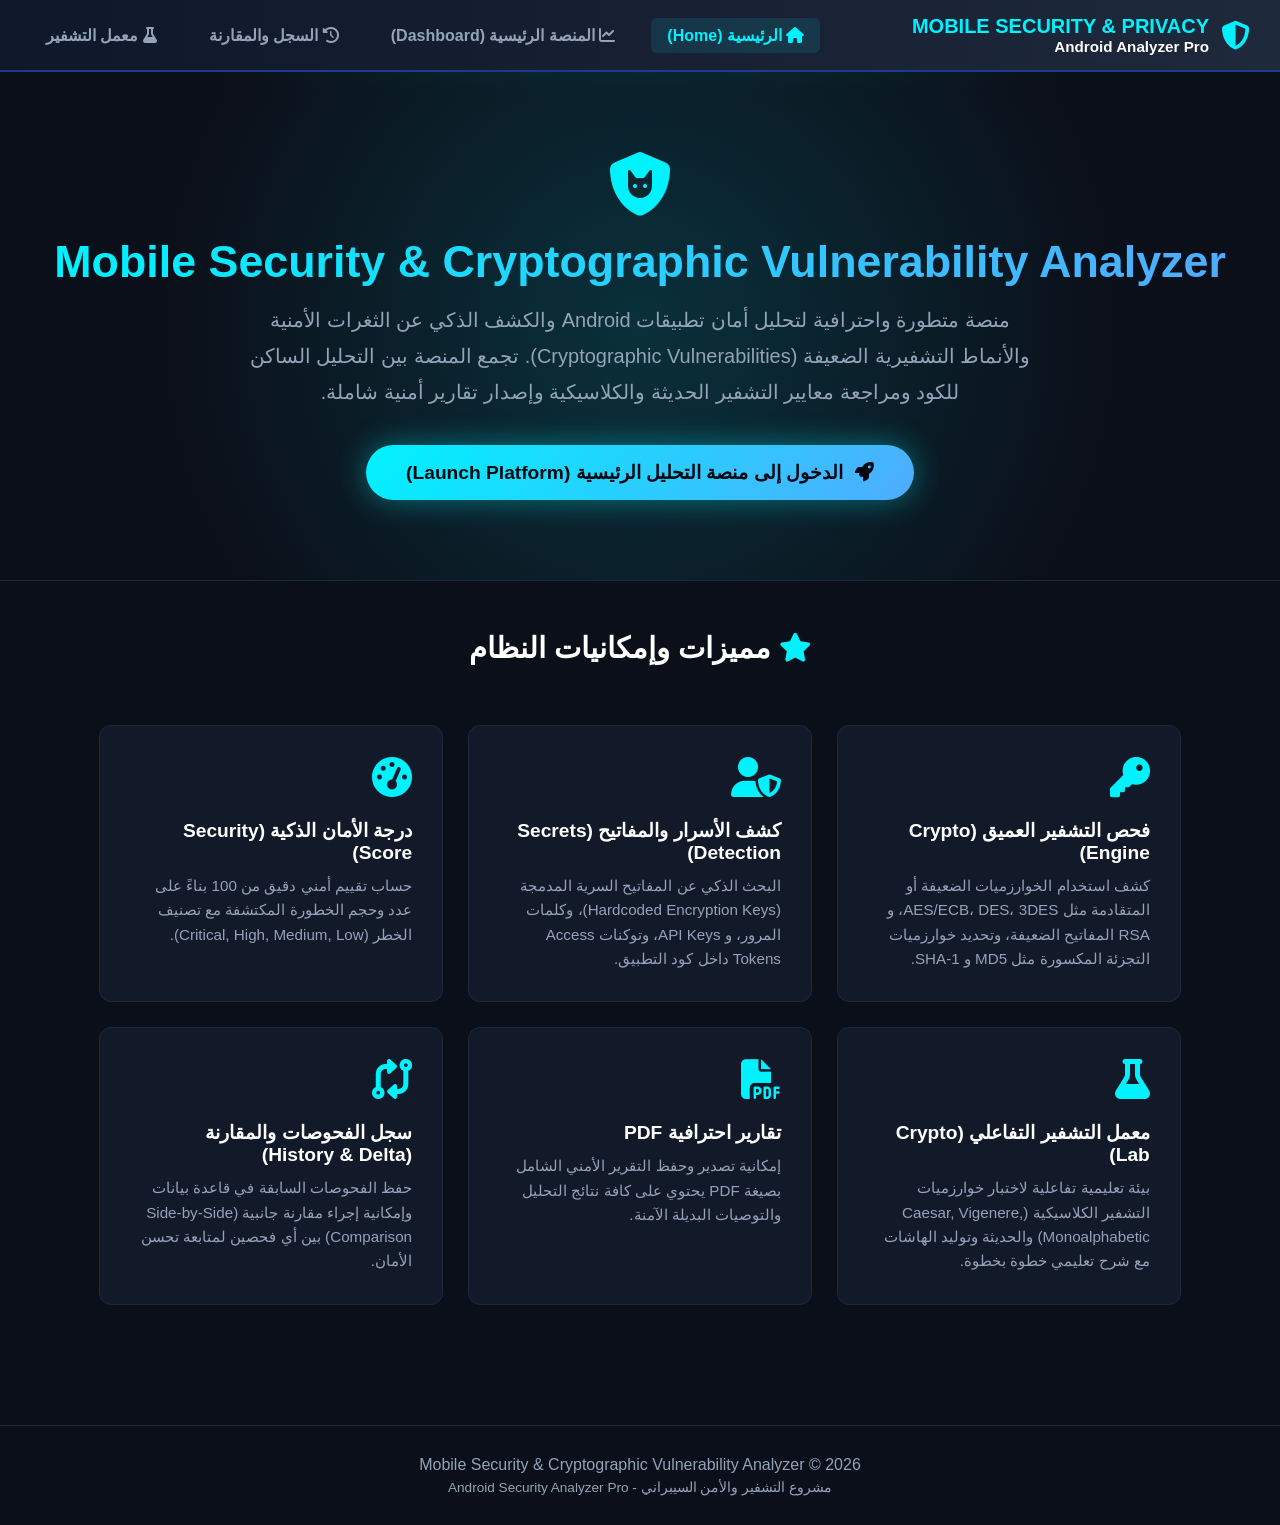
<file: frontend/landing.html>
<!DOCTYPE html>
<html lang="ar" dir="rtl">
<head>
    <meta charset="UTF-8">
    <meta name="viewport" content="width=device-width, initial-scale=1.0">
    <title>Mobile Security & Cryptographic Vulnerability Analyzer</title>
    <link rel="stylesheet" href="css/style.css">
    <link rel="stylesheet" href="https://cdnjs.cloudflare.com/ajax/libs/font-awesome/6.4.0/css/all.min.css">
    <style>
        .hero-section {
            display: flex;
            flex-direction: column;
            align-items: center;
            justify-content: center;
            text-align: center;
            padding: 80px 20px;
            background: radial-gradient(circle at center, rgba(0, 242, 254, 0.15) 0%, rgba(11, 15, 25, 0.95) 70%);
            border-bottom: 1px solid var(--card-border);
        }

        .hero-title {
            font-size: 2.8rem;
            font-weight: 800;
            background: linear-gradient(90deg, #00f2fe 0%, #4facfe 100%);
            -webkit-background-clip: text;
            -webkit-text-fill-color: transparent;
            margin-bottom: 15px;
        }

        .hero-subtitle {
            font-size: 1.25rem;
            color: var(--text-muted);
            max-width: 800px;
            line-height: 1.8;
            margin-bottom: 35px;
        }

        .btn-launch {
            background: linear-gradient(135deg, #00f2fe 0%, #4facfe 100%);
            color: #050811;
            font-size: 1.2rem;
            font-weight: 800;
            padding: 16px 40px;
            border-radius: 50px;
            text-decoration: none;
            box-shadow: 0 0 30px rgba(0, 242, 254, 0.4);
            transition: all 0.3s ease;
            display: inline-flex;
            align-items: center;
            gap: 12px;
        }

        .btn-launch:hover {
            transform: translateY(-3px) scale(1.03);
            box-shadow: 0 0 45px rgba(0, 242, 254, 0.7);
        }

        .features-grid {
            display: grid;
            grid-template-columns: repeat(auto-fit, minmax(300px, 1fr));
            gap: 25px;
            margin: 60px 40px;
        }

        .feature-card {
            background: var(--card-bg);
            border: 1px solid var(--card-border);
            border-radius: 12px;
            padding: 30px;
            transition: all 0.3s;
        }

        .feature-card:hover {
            border-color: var(--accent-cyan);
            transform: translateY(-5px);
            box-shadow: 0 10px 25px rgba(0, 0, 0, 0.5);
        }

        .feature-icon {
            font-size: 2.5rem;
            color: var(--accent-cyan);
            margin-bottom: 18px;
        }

        .feature-title {
            font-size: 1.2rem;
            font-weight: 700;
            color: #ffffff;
            margin-bottom: 10px;
        }

        .feature-desc {
            font-size: 0.95rem;
            color: var(--text-muted);
            line-height: 1.6;
        }
    </style>
</head>
<body>
    <!-- Navbar -->
    <nav class="navbar">
        <div class="brand">
            <i class="fa-solid fa-shield-halved" style="font-size:1.8rem;"></i>
            <div>
                <div>MOBILE SECURITY & PRIVACY</div>
                <div class="brand-title">Android Analyzer Pro</div>
            </div>
        </div>
        <div class="nav-links">
            <a href="landing.html" class="nav-item active"><i class="fa-solid fa-house"></i> الرئيسية (Home)</a>
            <a href="index.html" class="nav-item"><i class="fa-solid fa-chart-line"></i> المنصة الرئيسية (Dashboard)</a>
            <a href="history.html" class="nav-item"><i class="fa-solid fa-clock-rotate-left"></i> السجل والمقارنة</a>
            <a href="crypto_lab.html" class="nav-item"><i class="fa-solid fa-flask"></i> معمل التشفير</a>
        </div>
    </nav>

    <!-- Hero Section -->
    <div class="hero-section">
        <i class="fa-solid fa-shield-cat" style="font-size:4rem; color:var(--accent-cyan); margin-bottom:20px;"></i>
        <h1 class="hero-title">Mobile Security & Cryptographic Vulnerability Analyzer</h1>
        <p class="hero-subtitle">
            منصة متطورة واحترافية لتحليل أمان تطبيقات Android والكشف الذكي عن الثغرات الأمنية والأنماط التشفيرية الضعيفة (Cryptographic Vulnerabilities). تجمع المنصة بين التحليل الساكن للكود ومراجعة معايير التشفير الحديثة والكلاسيكية وإصدار تقارير أمنية شاملة.
        </p>
        <a href="index.html" class="btn-launch">
            <i class="fa-solid fa-rocket"></i> الدخول إلى منصة التحليل الرئيسية (Launch Platform)
        </a>
    </div>

    <!-- Features Overview -->
    <div style="max-width:1200px; margin:0 auto;">
        <h2 style="text-align:center; margin-top:50px; color:#ffffff; font-size:1.8rem;">
            <i class="fa-solid fa-star" style="color:var(--accent-cyan);"></i> مميزات وإمكانيات النظام
        </h2>

        <div class="features-grid">
            <div class="feature-card">
                <div class="feature-icon"><i class="fa-solid fa-key"></i></div>
                <div class="feature-title">فحص التشفير العميق (Crypto Engine)</div>
                <div class="feature-desc">
                    كشف استخدام الخوارزميات الضعيفة أو المتقادمة مثل AES/ECB، DES، 3DES، و RSA المفاتيح الضعيفة، وتحديد خوارزميات التجزئة المكسورة مثل MD5 و SHA-1.
                </div>
            </div>

            <div class="feature-card">
                <div class="feature-icon"><i class="fa-solid fa-user-shield"></i></div>
                <div class="feature-title">كشف الأسرار والمفاتيح (Secrets Detection)</div>
                <div class="feature-desc">
                    البحث الذكي عن المفاتيح السرية المدمجة (Hardcoded Encryption Keys)، وكلمات المرور، و API Keys، وتوكنات Access Tokens داخل كود التطبيق.
                </div>
            </div>

            <div class="feature-card">
                <div class="feature-icon"><i class="fa-solid fa-gauge-high"></i></div>
                <div class="feature-title">درجة الأمان الذكية (Security Score)</div>
                <div class="feature-desc">
                    حساب تقييم أمني دقيق من 100 بناءً على عدد وحجم الخطورة المكتشفة مع تصنيف الخطر (Critical, High, Medium, Low).
                </div>
            </div>

            <div class="feature-card">
                <div class="feature-icon"><i class="fa-solid fa-flask"></i></div>
                <div class="feature-title">معمل التشفير التفاعلي (Crypto Lab)</div>
                <div class="feature-desc">
                    بيئة تعليمية تفاعلية لاختبار خوارزميات التشفير الكلاسيكية (Caesar, Vigenere, Monoalphabetic) والحديثة وتوليد الهاشات مع شرح تعليمي خطوة بخطوة.
                </div>
            </div>

            <div class="feature-card">
                <div class="feature-icon"><i class="fa-solid fa-file-pdf"></i></div>
                <div class="feature-title">تقارير احترافية PDF</div>
                <div class="feature-desc">
                    إمكانية تصدير وحفظ التقرير الأمني الشامل بصيغة PDF يحتوي على كافة نتائج التحليل والتوصيات البديلة الآمنة.
                </div>
            </div>

            <div class="feature-card">
                <div class="feature-icon"><i class="fa-solid fa-code-compare"></i></div>
                <div class="feature-title">سجل الفحوصات والمقارنة (History & Delta)</div>
                <div class="feature-desc">
                    حفظ الفحوصات السابقة في قاعدة بيانات وإمكانية إجراء مقارنة جانبية (Side-by-Side Comparison) بين أي فحصين لمتابعة تحسن الأمان.
                </div>
            </div>
        </div>
    </div>

    <!-- Footer -->
    <footer style="text-align:center; padding:30px; color:var(--text-muted); border-top:1px solid var(--card-border); margin-top:60px;">
        <div>Mobile Security & Cryptographic Vulnerability Analyzer © 2026</div>
        <div style="font-size:0.85rem; margin-top:5px;">مشروع التشفير والأمن السيبراني - Android Security Analyzer Pro</div>
    </footer>
</body>
</html>
</file>
<file: frontend/css/style.css>
:root {
    --bg-dark: #0b0f19;
    --card-bg: #121929;
    --card-border: #1e293b;
    --accent-cyan: #00f2fe;
    --accent-blue: #4facfe;
    --text-primary: #f8fafc;
    --text-muted: #94a3b8;
    --sev-critical: #ff3d00;
    --sev-high: #ff6d00;
    --sev-medium: #ffd600;
    --sev-low: #00e676;
}

* {
    box-sizing: border-box;
    margin: 0;
    padding: 0;
    font-family: 'Segoe UI', Tahoma, Geneva, Verdana, sans-serif;
}

body {
    background-color: var(--bg-dark);
    color: var(--text-primary);
    min-height: 100vh;
    display: flex;
    flex-direction: column;
}

/* Header Navbar */
.navbar {
    background: linear-gradient(90deg, #0f172a 0%, #1e293b 100%);
    padding: 15px 30px;
    display: flex;
    justify-content: space-between;
    align-items: center;
    border-bottom: 2px solid #1e3a8a;
    box-shadow: 0 4px 20px rgba(0, 242, 254, 0.1);
}

.brand {
    display: flex;
    align-items: center;
    gap: 12px;
    font-size: 1.25rem;
    font-weight: 700;
    color: var(--accent-cyan);
}

.brand-title {
    color: #ffffff;
    font-size: 0.95rem;
}

.nav-links {
    display: flex;
    gap: 20px;
}

.nav-item {
    color: var(--text-muted);
    text-decoration: none;
    font-weight: 600;
    padding: 8px 16px;
    border-radius: 6px;
    transition: all 0.3s;
}

.nav-item:hover, .nav-item.active {
    color: var(--accent-cyan);
    background: rgba(0, 242, 254, 0.1);
}

/* Top Action Control Bar */
.control-bar {
    background: var(--card-bg);
    margin: 20px 30px;
    padding: 20px;
    border-radius: 10px;
    border: 1px solid var(--card-border);
    box-shadow: 0 4px 15px rgba(0,0,0,0.4);
}

.upload-flex {
    display: flex;
    gap: 15px;
    align-items: center;
    margin-bottom: 15px;
}

.file-input-wrapper {
    flex: 1;
    position: relative;
}

.file-path-input {
    width: 100%;
    background: #090d16;
    border: 1px solid #1e3a8a;
    border-radius: 6px;
    padding: 12px 15px;
    color: var(--accent-cyan);
    font-family: monospace;
    font-size: 0.9rem;
}

.btn-primary {
    background: linear-gradient(135deg, #0284c7 0%, #0369a1 100%);
    color: #ffffff;
    border: none;
    padding: 12px 24px;
    border-radius: 6px;
    font-weight: 700;
    cursor: pointer;
    transition: all 0.3s;
    display: flex;
    align-items: center;
    gap: 8px;
}

.btn-primary:hover {
    box-shadow: 0 0 15px rgba(2, 132, 199, 0.6);
    transform: translateY(-1px);
}

.btn-success {
    background: linear-gradient(135deg, #059669 0%, #047857 100%);
    color: #ffffff;
    border: none;
    padding: 12px 24px;
    border-radius: 6px;
    font-weight: 700;
    cursor: pointer;
}

.progress-container {
    display: flex;
    align-items: center;
    gap: 15px;
}

.progress-bar-bg {
    flex: 1;
    height: 12px;
    background: #090d16;
    border-radius: 6px;
    overflow: hidden;
    border: 1px solid var(--card-border);
}

.progress-bar-fill {
    height: 100%;
    width: 0%;
    background: linear-gradient(90deg, var(--accent-blue), var(--accent-cyan));
    transition: width 0.4s ease;
}

/* Dashboard Grid Layout */
.dashboard-grid {
    display: grid;
    grid-template-columns: 1fr 380px;
    gap: 20px;
    margin: 0 30px 20px 30px;
}

/* Card Styling */
.panel-card {
    background: var(--card-bg);
    border: 1px solid var(--card-border);
    border-radius: 10px;
    padding: 20px;
    display: flex;
    flex-direction: column;
}

.panel-header {
    display: flex;
    justify-content: space-between;
    align-items: center;
    margin-bottom: 15px;
    padding-bottom: 10px;
    border-bottom: 1px solid var(--card-border);
}

.panel-title {
    font-size: 1rem;
    font-weight: 700;
    color: var(--accent-cyan);
    display: flex;
    align-items: center;
    gap: 8px;
}

/* Vulnerability Summary Table */
.vuln-table {
    width: 100%;
    border-collapse: collapse;
    margin-top: 10px;
}

.vuln-table th {
    background: #090d16;
    color: var(--text-muted);
    font-size: 0.85rem;
    padding: 12px;
    text-align: right; /* RTL support */
    border-bottom: 1px solid var(--card-border);
}

.vuln-table td {
    padding: 12px;
    font-size: 0.85rem;
    border-bottom: 1px solid rgba(255, 255, 255, 0.05);
}

.vuln-row {
    cursor: pointer;
    transition: background 0.2s;
}

.vuln-row:hover {
    background: rgba(0, 242, 254, 0.05);
}

/* Badges */
.badge-sev {
    padding: 4px 10px;
    border-radius: 4px;
    font-weight: 700;
    font-size: 0.75rem;
    display: inline-block;
    color: #ffffff;
}

.sev-critical { background: var(--sev-critical); }
.sev-high { background: var(--sev-high); }
.sev-medium { background: var(--sev-medium); color: #000; }
.sev-low { background: var(--sev-low); color: #000; }

/* Live Monitoring Console */
.console-box {
    background: #050811;
    border: 1px solid #1e293b;
    border-radius: 6px;
    padding: 12px;
    height: 250px;
    overflow-y: auto;
    font-family: 'Courier New', Courier, monospace;
    font-size: 0.8rem;
    color: #38bdf8;
    line-height: 1.5;
}

/* Chart Canvas */
.chart-container {
    height: 140px;
    margin-bottom: 15px;
}

/* Modal Drawer */
.modal {
    display: none;
    position: fixed;
    top: 0; left: 0; width: 100%; height: 100%;
    background: rgba(0,0,0,0.8);
    justify-content: center;
    align-items: center;
    z-index: 1000;
}

.modal-content {
    background: var(--card-bg);
    border: 1px solid var(--accent-cyan);
    border-radius: 10px;
    width: 700px;
    max-width: 90%;
    max-height: 85vh;
    overflow-y: auto;
    padding: 25px;
    position: relative;
    box-shadow: 0 0 30px rgba(0, 242, 254, 0.3);
}

.close-btn {
    position: absolute;
    top: 15px;
    left: 20px;
    font-size: 1.5rem;
    color: var(--text-muted);
    cursor: pointer;
}
</file>
